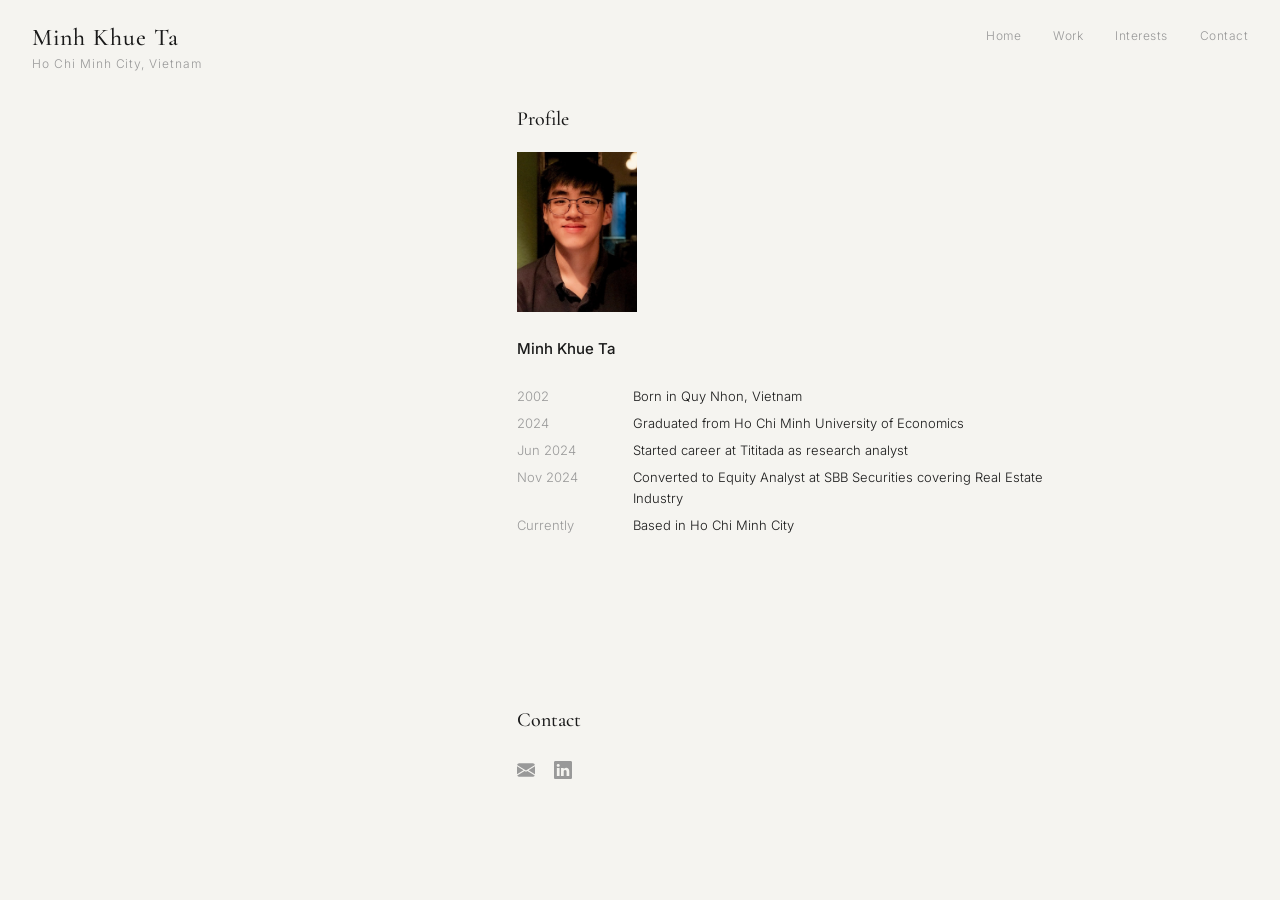
<file: home.html>
<!DOCTYPE html>
<html lang="en">
  <head>
    <meta charset="UTF-8" />
    <meta name="viewport" content="width=device-width, initial-scale=1.0" />
    <title>minhkhueta</title>
    <!-- link font chữ-->
    <link href="https://fonts.googleapis.com/css2?family=Cormorant+Garamond:wght@400;500;600&family=Inter:wght@300;400&display=swap" rel="stylesheet">
    <link rel="stylesheet" href="style.css" />
  </head>

  <body>
    <!-- NAV -->
    <nav>
      <div class="nav-left">
        <div class="logo-main">Minh Khue Ta</div>
        <div class="logo-sub">Ho Chi Minh City, Vietnam</div>
      </div>
      <div class="nav-right">
        <a href="home.html">Home</a>
        <a href="work.html">Work</a>
        <!-- > <a href="writing.html">Writing</a> -->
        <a href="interest.html">Interests</a>
        <a href="home.html#contact">Contact</a>
      </div>
    </nav>

    <!-- PROFILE -->
    <section id="profile">
      <div class="section-content">

        <h2>Profile</h2>
  
        <div class="profile-photo"> 
          <img src="profile-photo.jpg" alt="Your Name" class="profile-photo-img" style="width:120px; height:160px; object-fit:cover;" />
        </div>

        <p class="profile-name">Minh Khue Ta</p>

        <div class="timeline">
          <!-- ✏️ CUSTOMIZE: replace with your actual timeline -->
          <div class="timeline-row">
            <span class="timeline-year">2002</span>
            <span class="timeline-desc">Born in Quy Nhon, Vietnam</span>
          </div>

          <div class="timeline-row">
            <span class="timeline-year">2024</span>
            <span class="timeline-desc">Graduated from Ho Chi Minh University of Economics</span>
          </div>

          <div class="timeline-row">
            <span class="timeline-year">Jun 2024</span>
            <span class="timeline-desc">Started career at Tititada as research analyst</span>
          </div>

          <div class="timeline-row">
            <span class="timeline-year">Nov 2024</span>
            <span class="timeline-desc">Converted to Equity Analyst at SBB Securities covering Real Estate Industry</span>
          </div>

          <div class="timeline-row">
            <span class="timeline-year">Currently</span>
            <span class="timeline-desc">Based in Ho Chi Minh City</span>
          </div>
        </div>
      </div>
    </section>

    <!-- CONTACT -->
    <section id="contact">
      <div class="section-content">
        <h2>Contact</h2>
      <div class="contact-links">
        <a href="mailto:minhkhueta.work@gmail.com" target="_blank">
          <svg xmlns="http://www.w3.org/2000/svg" width="16" height="16" fill="currentColor" class="bi bi-envelope-fill" viewBox="0 0 16 16"><path d="M.05 3.555A2 2 0 0 1 2 2h12a2 2 0 0 1 1.95 1.555L8 8.414zM0 4.697v7.104l5.803-3.558zM6.761 8.83l-6.57 4.027A2 2 0 0 0 2 14h12a2 2 0 0 0 1.808-1.144l-6.57-4.027L8 9.586zm3.436-.586L16 11.801V4.697z"/></svg>
        </a>
        
        <a href="https://linkedin.com/in/minhkhueta/" target="_blank">
          <svg xmlns="http://www.w3.org/2000/svg" width="16" height="16" fill="currentColor" class="bi bi-linkedin" viewBox="0 0 16 16"><path d="M0 1.146C0 .513.526 0 1.175 0h13.65C15.474 0 16 .513 16 1.146v13.708c0 .633-.526 1.146-1.175 1.146H1.175C.526 16 0 15.487 0 14.854zm4.943 12.248V6.169H2.542v7.225zm-1.2-8.212c.837 0 1.358-.554 1.358-1.248-.015-.709-.52-1.248-1.342-1.248S2.4 3.226 2.4 3.934c0 .694.521 1.248 1.327 1.248zm4.908 8.212V9.359c0-.216.016-.432.08-.586.173-.431.568-.878 1.232-.878.869 0 1.216.662 1.216 1.634v3.865h2.401V9.25c0-2.22-1.184-3.252-2.764-3.252-1.274 0-1.845.7-2.165 1.193v.025h-.016l.016-.025V6.169h-2.4c.03.678 0 7.225 0 7.225z"/></svg>
        </a>
        <!--
        <a href="https://facebook.com/profile.php?id=61561147072310" target="_blank">
          <svg xmlns="http://www.w3.org/2000/svg" width="16" height="16" fill="currentColor" class="bi bi-facebook" viewBox="0 0 16 16"><path d="M16 8.049c0-4.446-3.582-8.05-8-8.05C3.58 0-.002 3.603-.002 8.05c0 4.017 2.926 7.347 6.75 7.951v-5.625h-2.03V8.05H6.75V6.275c0-2.017 1.195-3.131 3.022-3.131.876 0 1.791.157 1.791.157v1.98h-1.009c-.993 0-1.303.621-1.303 1.258v1.51h2.218l-.354 2.326H9.25V16c3.824-.604 6.75-3.934 6.75-7.951"/></svg>
        </a>
        -->
      </div>
    </section>

    <script>
      let lastScroll = 0;

      window.addEventListener('scroll', function() {
        const currentScroll = window.scrollY;

        if (currentScroll > lastScroll && currentScroll > 80) {
          // đang scroll xuống → ẩn nav
          document.querySelector('nav').classList.add('hidden');
        } else {
          // đang scroll lên → hiện nav
          document.querySelector('nav').classList.remove('hidden');
        }

        lastScroll = currentScroll;
      });
    </script>

  </body>
</html>
</file>
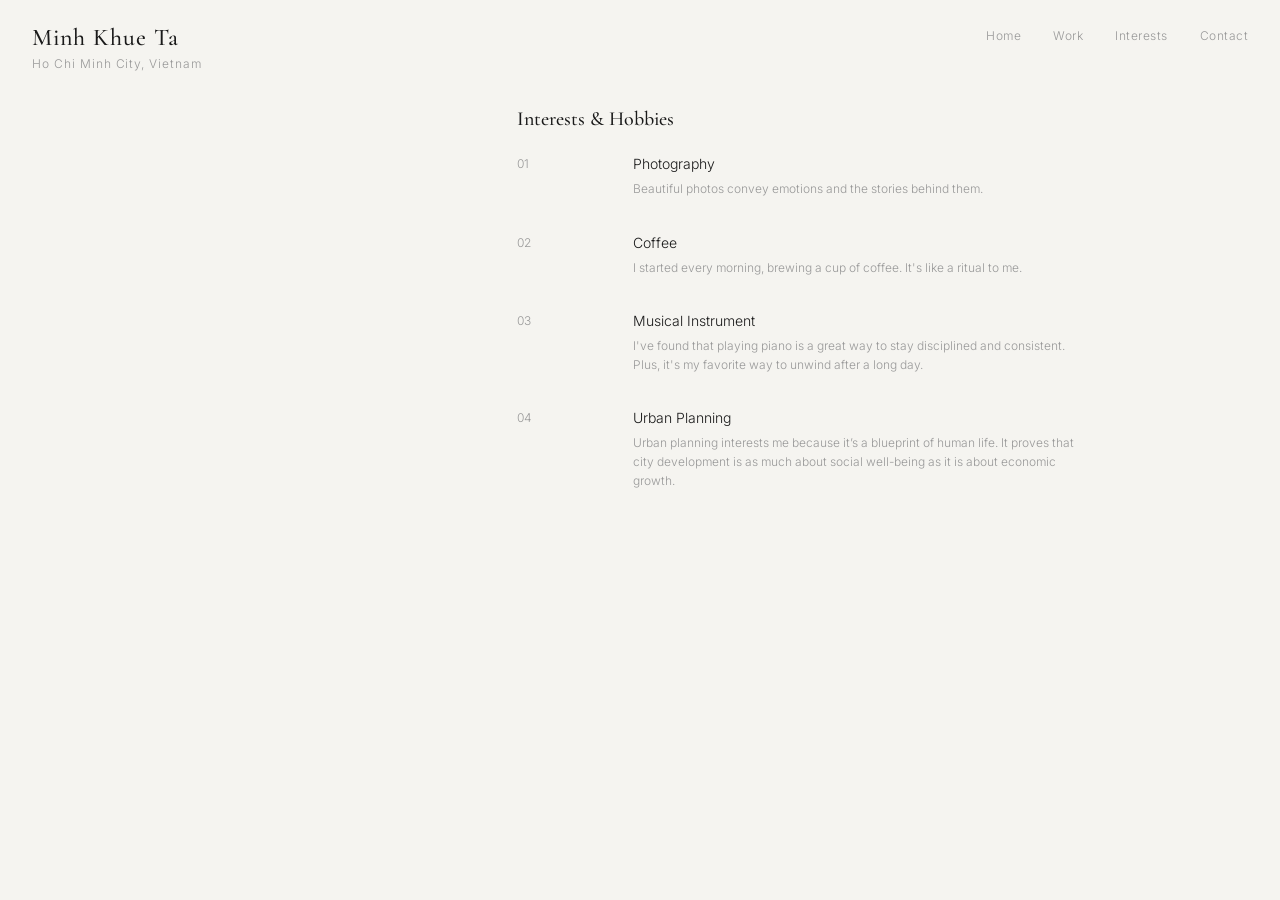
<file: interest.html>
<!DOCTYPE html>
<html lang="en">
  <head>
    <meta charset="UTF-8" />
    <meta name="viewport" content="width=device-width, initial-scale=1.0" />
    <title>minhkhueta</title>
    <!-- link font chữ-->
    <link href="https://fonts.googleapis.com/css2?family=Cormorant+Garamond:wght@400;500;600&family=Inter:wght@300;400&display=swap" rel="stylesheet">
    <link rel="stylesheet" href="style.css" />
  </head>

  <body>
    <!-- NAV — same as home.html -->
    <nav>
      <div class="nav-left">
        <div class="logo-main">Minh Khue Ta</div>
        <div class="logo-sub">Ho Chi Minh City, Vietnam</div>
      </div>
      <div class="nav-right">
        <a href="home.html">Home</a>
        <a href="work.html">Work</a>
        <!-- > <a href="writing.html">Writing</a> -->
        <a href="interest.html">Interests</a>
        <a href="home.html#contact">Contact</a>
      </div>
    </nav>

    <!-- INTEREST CONTENT -->
    <section id="interest">
      <div class="section-content">

        <h2>Interests & Hobbies</h2>

        <div class="list">

          <div class="list-row">
            <span class="list-year">01</span>
            <div class="list-right">
              <a href="photography.html">Photography</a>
              <p>Beautiful photos convey emotions and the stories behind them.</p>
            </div>
          </div>

          <div class="list-row">
            <span class="list-year">02</span>
            <div class="list-right">
              <a>Coffee</a>
              <p>I started every morning, brewing a cup of coffee. It's like a ritual to me.</p>
            </div>
          </div>

          <div class="list-row">
            <span class="list-year">03</span>
            <div class="list-right">
              <a>Musical Instrument</a>
              <p>I've found that playing piano is a great way to stay disciplined and consistent. Plus, it's my favorite way to unwind after a long day.</p>
            </div>
          </div>

          <div class="list-row">
            <span class="list-year">04</span>
            <div class="list-right">
              <a>Urban Planning</a>
              <p>Urban planning interests me because it’s a blueprint of human life. It proves that city development is as much about social well-being as it is about economic growth.</p>
            </div>
          </div>

        </div>
      </div>
    </section>

    <script>
      let lastScroll = 0;

      window.addEventListener('scroll', function() {
        const currentScroll = window.scrollY;

        if (currentScroll > lastScroll && currentScroll > 80) {
          // đang scroll xuống → ẩn nav
          document.querySelector('nav').classList.add('hidden');
        } else {
          // đang scroll lên → hiện nav
          document.querySelector('nav').classList.remove('hidden');
        }

        lastScroll = currentScroll;
      });
    </script>

  </body>
</html>
</file>
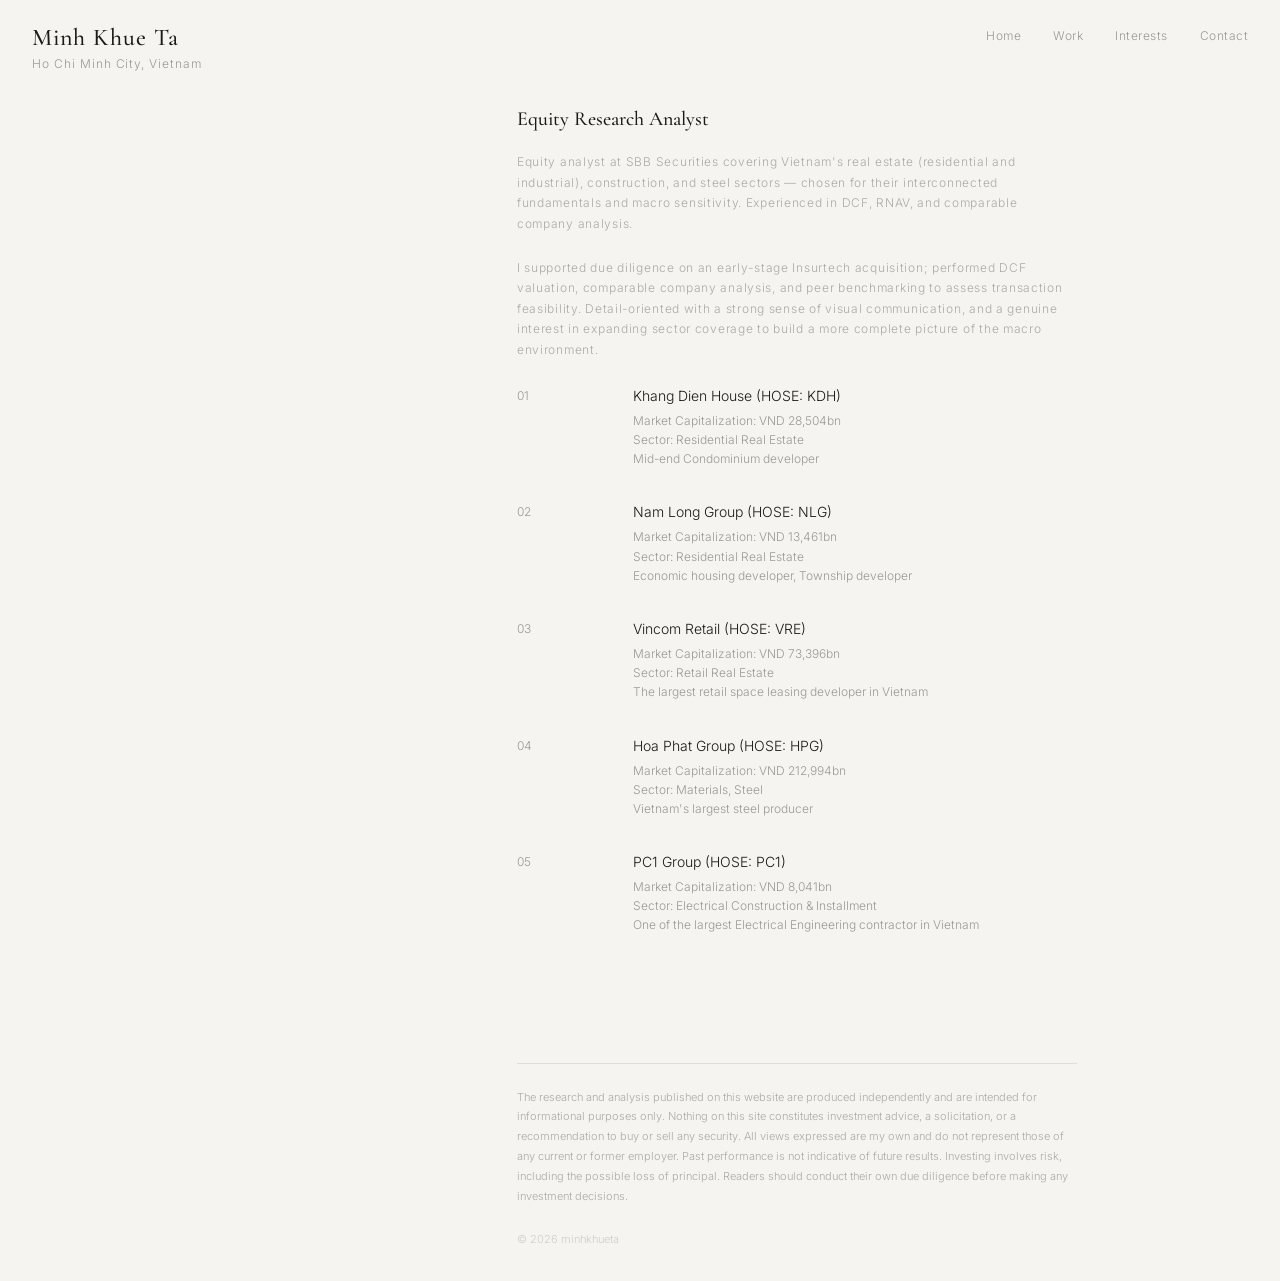
<file: work.html>
<!DOCTYPE html>
<html lang="en">
  <head>
    <meta charset="UTF-8" />
    <meta name="viewport" content="width=device-width, initial-scale=1.0" />
    <title>minhkhueta</title>
    <!-- link font chữ-->
    <link href="https://fonts.googleapis.com/css2?family=Cormorant+Garamond:wght@400;500;600&family=Inter:wght@300;400&display=swap" rel="stylesheet">
    <link rel="stylesheet" href="style.css" />
  </head>

  <body>
    <!-- NAV — same as home.html -->
    <nav>
      <div class="nav-left">
        <div class="logo-main">Minh Khue Ta</div>
        <div class="logo-sub">Ho Chi Minh City, Vietnam</div>
      </div>
      <div class="nav-right">
        <a href="home.html">Home</a>
        <a href="work.html">Work</a>
        <!-- > <a href="writing.html">Writing</a> -->
        <a href="interest.html">Interests</a>
        <a href="home.html#contact">Contact</a>
      </div>
    </nav>

    <!-- CAREER CONTENT -->
    <section id="work">
      <div class="section-content">

        <h2>Equity Research Analyst</h2>
        <p class="section-desc">Equity analyst at SBB Securities covering Vietnam's real estate 
          (residential and industrial), construction, and steel sectors — chosen for their interconnected fundamentals and macro sensitivity. 
          Experienced in DCF, RNAV, and comparable company analysis.</p>
        <p class="section-desc">I supported due diligence on an early-stage Insurtech acquisition; performed DCF valuation, comparable company analysis, and peer benchmarking to assess transaction feasibility. 
          Detail-oriented with a strong sense of visual communication, and a genuine interest in expanding sector coverage to build a more complete picture of the macro environment.</p>

        <div class="list">
          <div class="list-row">
            <span class="list-year">01</span>
            <div class="list-right">
              <a>Khang Dien House (HOSE: KDH)</a>
              <p>Market Capitalization: VND 28,504bn</p>
              <p>Sector: Residential Real Estate</p>
              <p>Mid-end Condominium developer</p>
            </div>
          </div>

          <div class="list-row">
            <span class="list-year">02</span>
            <div class="list-right">
              <a>Nam Long Group (HOSE: NLG)</a>
              <p>Market Capitalization: VND 13,461bn</p>
              <p>Sector: Residential Real Estate</p>
              <p>Economic housing developer, Township developer</p>
            </div>
          </div>

          <div class="list-row">
            <span class="list-year">03</span>
            <div class="list-right">
              <a>Vincom Retail (HOSE: VRE)</a>
              <p>Market Capitalization: VND 73,396bn</p>
              <p>Sector: Retail Real Estate</p>
              <p>The largest retail space leasing developer in Vietnam</p>
            </div>
          </div>

          <div class="list-row">
            <span class="list-year">04</span>
            <div class="list-right">
              <a>Hoa Phat Group (HOSE: HPG)</a>
              <p>Market Capitalization: VND 212,994bn</p>
              <p>Sector: Materials, Steel</p>
              <p>Vietnam's largest steel producer</p>
            </div>
          </div>

          <div class="list-row">
            <span class="list-year">05</span>
            <div class="list-right">
              <a>PC1 Group (HOSE: PC1)</a>
              <p>Market Capitalization: VND 8,041bn</p>
              <p>Sector: Electrical Construction & Installment </p>
              <p>One of the largest Electrical Engineering contractor in Vietnam</p>
            </div>
          </div>
        <!--
          <div class="list-row">
            <span class="list-year">05</span>
            <div class="list-right">
              <a>Coteccons (HOSE: CTD) - upcoming</a>
              <p>One of the largest contractor in Vietnam, venturing to infrastructure projects</p>
            </div>
          </div>
        -->
        </div>
      </div>
    </section>

    <script>
      let lastScroll = 0;

      window.addEventListener('scroll', function() {
        const currentScroll = window.scrollY;

        if (currentScroll > lastScroll && currentScroll > 80) {
          // đang scroll xuống → ẩn nav
          document.querySelector('nav').classList.add('hidden');
        } else {
          // đang scroll lên → hiện nav
          document.querySelector('nav').classList.remove('hidden');
        }

        lastScroll = currentScroll;
      });
    </script>

  </body>

  <footer>
  <div class="footer-disclaimer">
    <p>
      The research and analysis published on this website are produced independently 
      and are intended for informational purposes only. Nothing on this site constitutes 
      investment advice, a solicitation, or a recommendation to buy or sell any security. 
      All views expressed are my own and do not represent those of any current or former employer. 
      Past performance is not indicative of future results. 
      Investing involves risk, including the possible loss of principal. 
      Readers should conduct their own due diligence before making any investment decisions.
    </p>
  </div>
  <p class="footer-copy">© 2026 minhkhueta</p>
</footer>

</html>
</file>
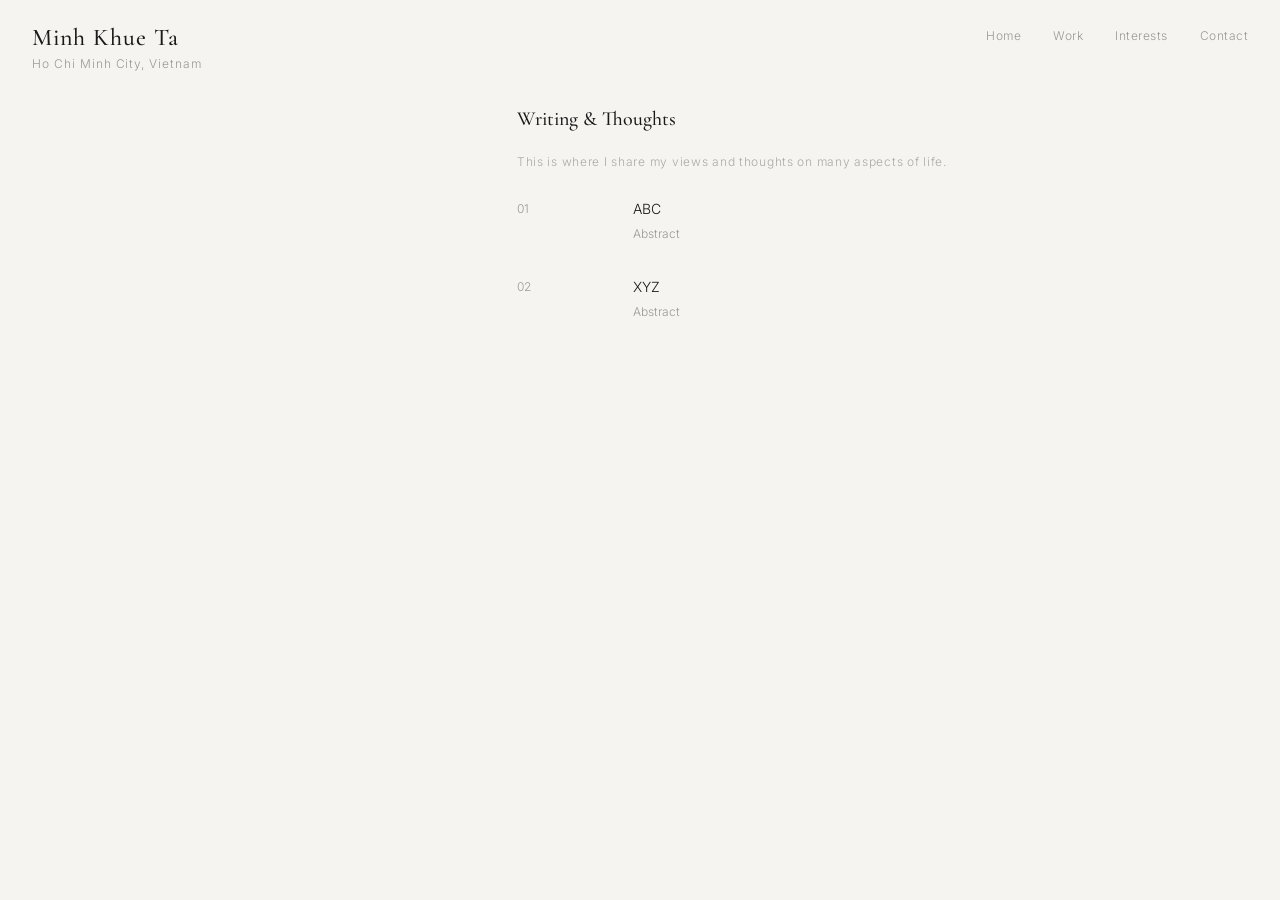
<file: writing.html>
<!DOCTYPE html>
<html lang="en">
  <head>
    <meta charset="UTF-8" />
    <meta name="viewport" content="width=device-width, initial-scale=1.0" />
    <title>minhkhueta</title>
    <!-- link font chữ-->
    <link href="https://fonts.googleapis.com/css2?family=Cormorant+Garamond:wght@400;500;600&family=Inter:wght@300;400&display=swap" rel="stylesheet">
    <link rel="stylesheet" href="style.css" />
  </head>

  <body>
    <!-- NAV — same as home.html -->
    <nav>
      <div class="nav-left">
        <div class="logo-main">Minh Khue Ta</div>
        <div class="logo-sub">Ho Chi Minh City, Vietnam</div>
      </div>
      <div class="nav-right">
        <a href="home.html">Home</a>
        <a href="work.html">Work</a>
        <!-- > <a href="writing.html">Writing</a> -->
        <a href="interest.html">Interests</a>
        <a href="home.html#contact">Contact</a>
      </div>
    </nav>

    <!-- WRITING CONTENT -->
    <section id="writing">
      <div class="section-content">
        <h2>Writing & Thoughts</h2>

        <p class="section-desc">This is where I share my views and thoughts on many aspects of life. </p>
     
        <div class="list">

          <div class="list-row">
            <span class="list-year">01</span>
            <div class="list-right">
              <a>ABC</a>
              <p>Abstract</p>
            </div>
          </div>

          <div class="list-row">
            <span class="list-year">02</span>
            <div class="list-right">
              <a>XYZ</a>
              <p>Abstract</p>
            </div>
          </div>

        </div>
      </div>
    </section>

    <script>
      let lastScroll = 0;

      window.addEventListener('scroll', function() {
        const currentScroll = window.scrollY;

        if (currentScroll > lastScroll && currentScroll > 80) {
          // đang scroll xuống → ẩn nav
          document.querySelector('nav').classList.add('hidden');
        } else {
          // đang scroll lên → hiện nav
          document.querySelector('nav').classList.remove('hidden');
        }

        lastScroll = currentScroll;
      });
    </script>

  </body>
</html>
</file>
<file: style.css>
/* BASE */
* {
  margin: 0;
  padding: 0;
  box-sizing: border-box;
}

body {
  font-family: 'Inter', sans-serif;
  font-weight: 300; /* light — thanh mảnh*/
  font-size: 14px;
  line-height: 1.7;
  background: #f5f4f0;
  color: #1a1a1a;
  margin-left: 0.5rem;
}

.section-desc {
  font-family: 'Inter', sans-serif;
  font-weight: 300;
  font-size: 12px;
  color: #aaa;
  letter-spacing: 0.06em;
  margin-top: -1.5rem;
  margin-bottom: 2.5rem;
}

h1, h2, h3 {
  font-family: 'Cormorant Garamond', serif;
}

a {
  color: #1a1a1a;
  text-decoration: none;
}

a:hover {
  text-decoration: underline;
}


/* NAV */
nav {
  position: fixed;
  top: 0;
  left: 0;
  right: 0;
  display: flex;
  justify-content: space-between;
  align-items: flex-start;
  padding: 1.5rem 2rem;
  z-index: 100;
  background: #f5f4f0;
  transition: transform 0.3s ease; /* ✏️ smooth animation */
}

nav.hidden {
  transform: translateY(-100%); /* đẩy nav lên trên, biến mất */
}

.nav-left {
  display: flex;
  flex-direction: column;
}

.logo-main {
  font-family: 'Cormorant Garamond', serif;
  font-size: 24px;
  font-weight: 500;
  letter-spacing: 0.04em;  /* ✅ sửa từ 1em */
  color: #1a1a1a;
  line-height: 1.2;
}

.logo-sub {
  font-size: 12px;
  color: #999;
  letter-spacing: 0.08em;
  margin-top: 1px;
}

.nav-right {
  display: flex;
  gap: 2rem;
  padding-top: 2px;
}

.nav-right a {
  font-size: 12px;
  color: #999;
  letter-spacing: 0.04em;
  transition: color 0.2s;
}

.nav-right a:hover {
  color: #1a1a1a;
  text-decoration: none;
}

/* SECTIONS */

section {
  padding: 4rem 2rem 4rem 40%;
  scroll-margin-top: 100px;
}

.section-content {
  max-width: 560px;
}

section h2 {
  font-size: 20px;
  font-weight: 500;
  color: #1a1a1a;
  margin-top: 2.4rem;
  margin-bottom: 1rem;
}

.section-desc {
  font-size: 12px;
  color: #aaa;
  letter-spacing: 0.06em;
  margin-top: 0rem;
  margin-bottom: 1.5rem;
}

/* ============================================
   PROFILE
   ============================================ */
.photo-placeholder {
  width: 120px;
  height: 160px;
  background: #e0ddd8;
  margin-bottom: 1.5rem;
}

.profile-photo-img {
  width: 120px;
  height: 160px;
  object-fit: cover;
  object-position: center top;
  display: block;
  margin-bottom: 1.5rem;
}

.profile-name {
  font-size: 15px;
  font-weight: 500;
  margin-bottom: 1.5rem;
  color: #1a1a1a;
}

.timeline {
  display: flex;
  flex-direction: column;
  gap: 0.4rem;
}

.timeline-row {
  display: grid;
  grid-template-columns: 100px 1fr;
  gap: 1rem;
  font-size: 13px;
  line-height: 1.6;
}

.timeline-year {
  color: #999;
}

.timeline-desc {
  color: #1a1a1a;
}

/* ============================================
   RESEARCH & WRITING LISTS
   ============================================ */

.list {
  display: flex;
  flex-direction: column;
  gap: 2rem;
}

.list-row {
  display: grid;
  grid-template-columns: 100px 1fr;
  gap: 1rem;
  align-items: start;
}

.list-year {
  font-size: 12px;
  color: #999;
  padding-top: 2px;
}

.list-right a {
  font-size: 14px;
  color: #1a1a1a;
  display: block;
  margin-bottom: 0.2rem;
}

.list-right a:hover {
  text-decoration: underline;
}

.list-right p {
  font-size: 12px;
  color: #999;
  line-height: 1.6;
}

/* ============================================
   CONTACT
   ============================================ */
.section-content {
  max-width: 560px;
  display: flex;          /* ✏️ thêm dòng này */
  flex-direction: column; /* ✏️ h2 trên, icons dưới */
}

.contact-links {
  display: flex;
  flex-direction: row;    /* icons nằm ngang cùng hàng */
  gap: 1.2rem;
  margin-top: 0.5rem;     /* khoảng cách với h2 */
  align-items: center;
}

.contact-links a {
  color: #999;
  transition: color 0.2s;
  display: flex;
  align-items: center;
}

.contact-links a:hover {
  color: #1a1a1a;
  text-decoration: none;
}

.contact-links a svg {
  width: 18px;    /* ✏️ size icon */
  height: 18px;
  display: block;
}

/* ============================================
   FOOTER
   ============================================ */
footer {
  padding: 4rem 2rem 2rem 40%;
}

.footer-disclaimer {
  max-width: 560px;
  font-size: 11px;
  color: #aaa;
  line-height: 1.8;
  margin-bottom: 1.5rem;
  border-top: 0.5px solid #e0ddd8;
  padding-top: 1.5rem;
}

.footer-copy {
  font-size: 11px;
  color: #ccc;
}

/* ============================================
   RESPONSIVE — để cuối cùng, luôn luôn
   ============================================ */

@media (max-width: 768px) {

  /* SECTION */
  section {
    padding: 2rem 1rem 3rem 1rem; /* ✏️ bỏ 40%, căn đều 2 bên */
    scroll-margin-top: 120px;
  }

  footer {
    padding: 3rem 1rem 2rem 1rem; /* ✏️ match với section */
  }

  /* NAV */
  nav {
    flex-direction: column;
    gap: 0.5rem;
    padding: 1.2rem 1.5rem; /* ✏️ giảm padding trên mobile */
  }

  .nav-right {
    gap: 1rem;
    flex-wrap: wrap; /* ✏️ nav links xuống hàng nếu quá dài */
  }

  /* LOGO */
  .logo-main {
    font-size: 20px; /* ✏️ nhỏ hơn trên mobile */
  }

  /* TIMELINE */
  .timeline-row {
    grid-template-columns: 70px 1fr; /* ✏️ cột năm hẹp hơn */
    gap: 0.8rem;
  }

  /* LIST */
  .list-row {
    grid-template-columns: 70px 1fr;
    gap: 0.8rem;
  }

  /* PHOTO */
  .profile-photo-img {
    width: 100px;
    height: 133px;
  }

  /* SECTION H2 */
  section h2 {
    margin-top: 5rem;
  }

}
</file>
